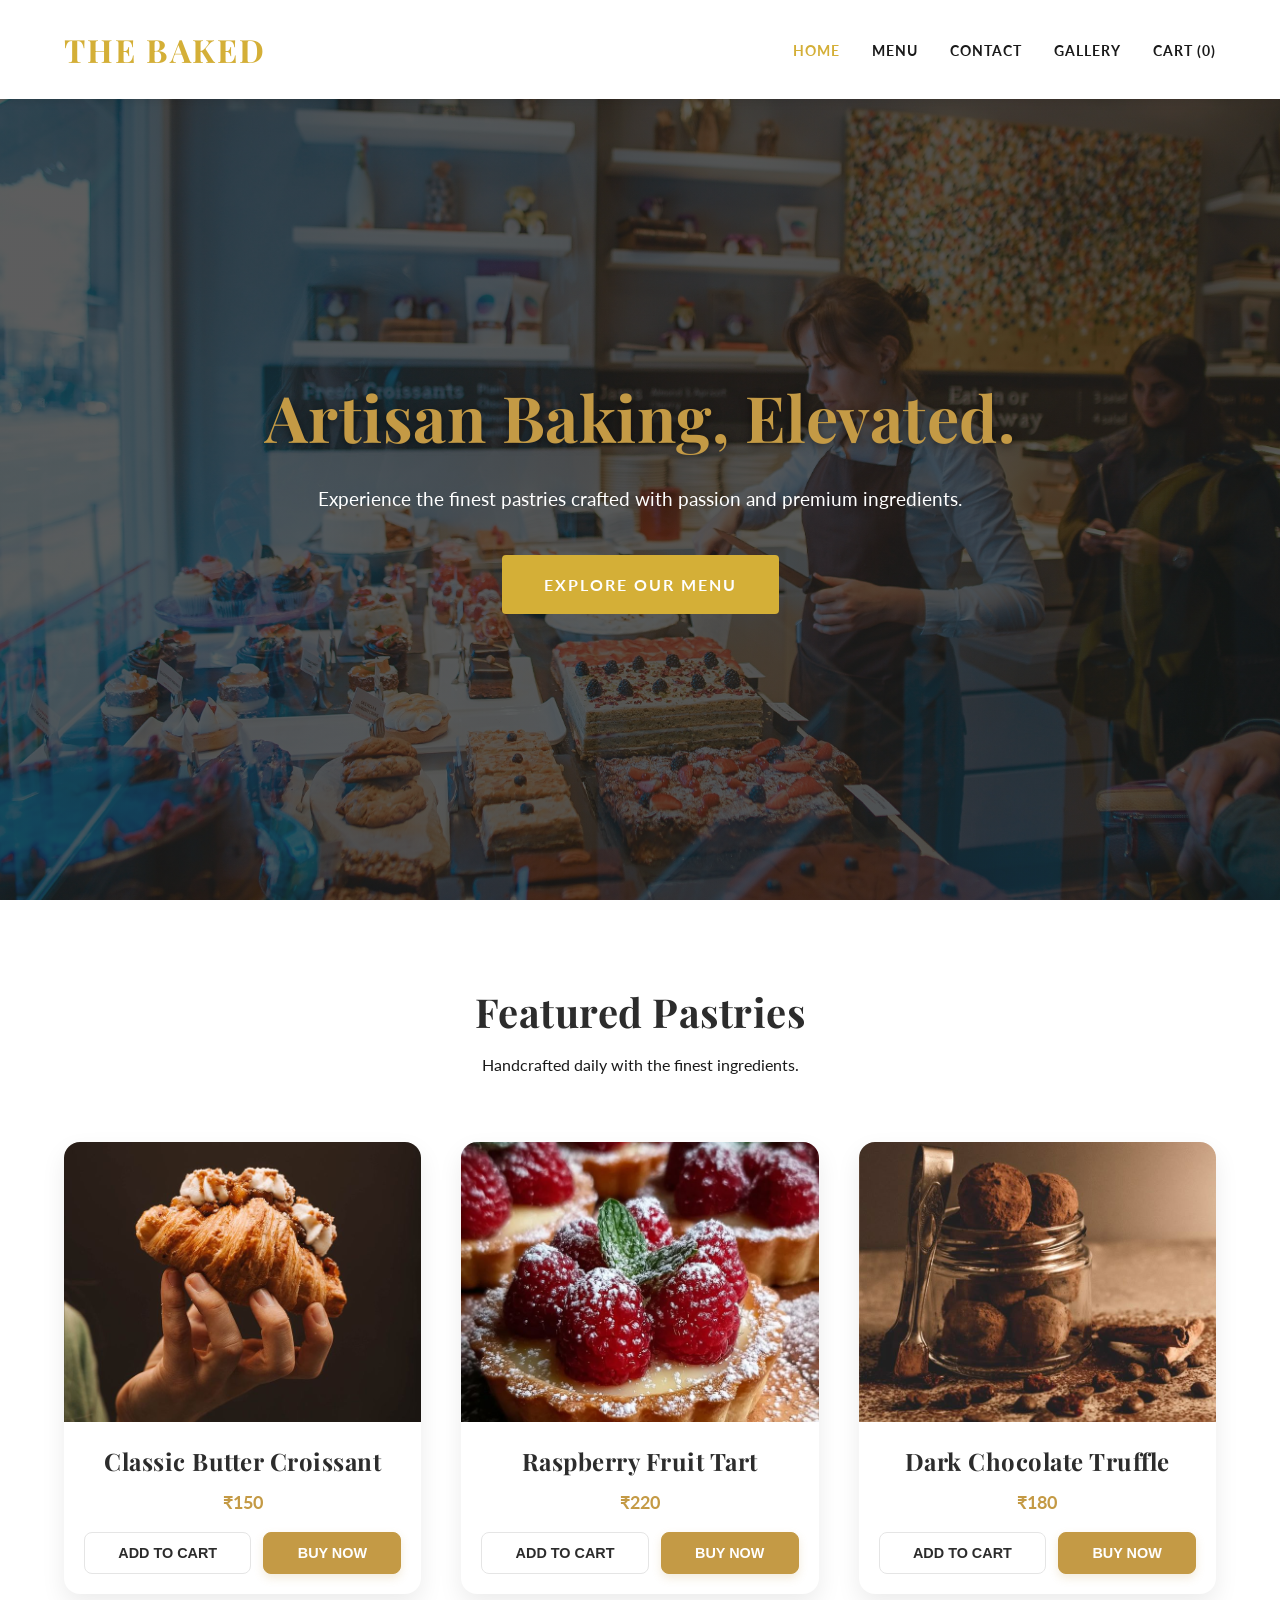
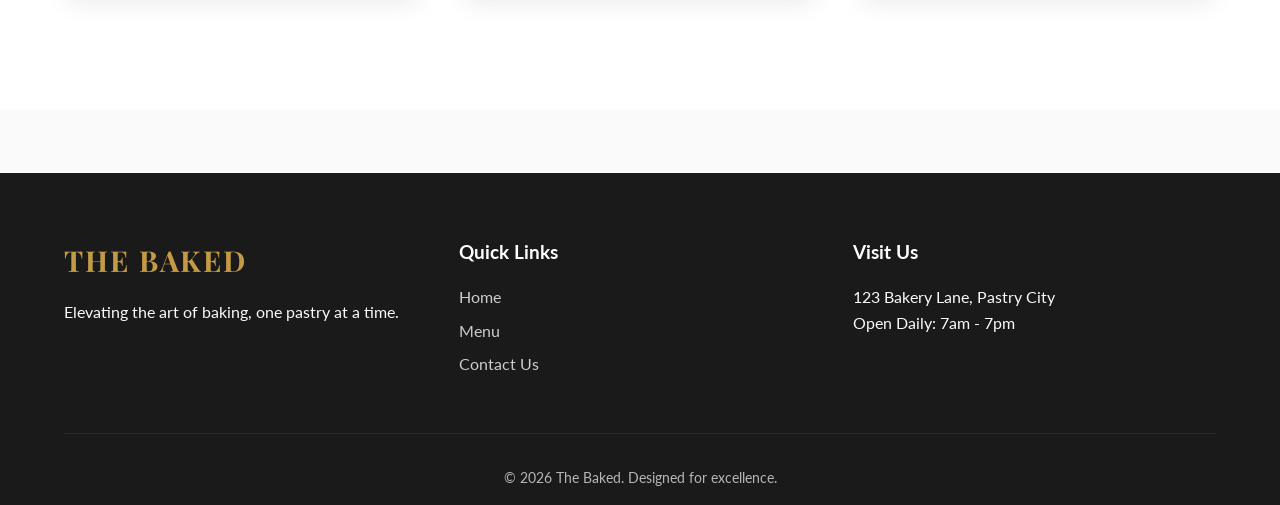
<file: index.html>
<!DOCTYPE html>
<html lang="en">
<head>
    <meta charset="UTF-8">
    <meta name="viewport" content="width=device-width, initial-scale=1.0">
        <title>The Baked | Premium Pastries</title>

    
    <link rel="preconnect" href="https://fonts.googleapis.com">
    <link rel="preconnect" href="https://fonts.gstatic.com" crossorigin>
    <link href="https://fonts.googleapis.com/css2?family=Playfair+Display:ital,wght@0,400;0,700;1,400&family=Lato:wght@300;400;700&display=swap" rel="stylesheet">
    
    <link rel="stylesheet" href="css/style.css">
</head>
<body>

    <header class="navbar">
                <div class="logo">
            <h1>The Baked</h1>
        </div>

        <nav>
            <ul class="nav-links">
                <li><a href="index.html" class="active">Home</a></li>
                <li><a href="menu.html">Menu</a></li>
                <li><a href="contact.html">Contact</a></li>
                <li><a href="gallery.html">Gallery</a></li>
                <li><a href="cart.html" class="cart-link">Cart (<span id="cart-count">0</span>)</a></li>


            </ul>
        </nav>
        <div class="hamburger-menu">
            <span></span>
            <span></span>
            <span></span>
        </div>
    </header>

    <main>
        <section class="hero">
            <div class="hero-content">
                <h2>Artisan Baking, Elevated.</h2>
                <p>Experience the finest pastries crafted with passion and premium ingredients.</p>
                <a href="menu.html" class="btn-primary">Explore Our Menu</a>
            </div>
        </section>
                        <section id="menu" class="menu-section">
            <div class="section-title">
                <h2>Featured Pastries</h2>
                <p>Handcrafted daily with the finest ingredients.</p>
            </div>
            
                        <div class="menu-grid">
                <div class="menu-card">
                    <a href="product.html?id=croissant" style="text-decoration: none; display: block; width: 100%;">
                        <div class="card-image" style="background-image: url('assets/croissant.jpg'); cursor: pointer;"></div>
                    </a>
                    <div class="card-content">
                        <a href="product.html?id=croissant" style="text-decoration: none;">
                            <h3>Classic Butter Croissant</h3>
                            <p class="price">₹150</p>
                        </a>
                        <div style="display: flex; gap: 10px; justify-content: center; margin-top: 15px;">
                            <button class="add-to-cart-btn" data-name="Classic Butter Croissant" data-price="150">ADD TO CART</button>
                            <button class="buy-now-btn" data-name="Classic Butter Croissant" data-price="150">BUY NOW</button>
                        </div>
                    </div>
                </div>

                <div class="menu-card">
                    <a href="product.html?id=tart" style="text-decoration: none; display: block; width: 100%;">
                        <div class="card-image" style="background-image: url('assets/tart.jpg'); cursor: pointer;"></div>
                    </a>
                    <div class="card-content">
                        <a href="product.html?id=tart" style="text-decoration: none;">
                            <h3>Raspberry Fruit Tart</h3>
                            <p class="price">₹220</p>
                        </a>
                        <div style="display: flex; gap: 10px; justify-content: center; margin-top: 15px;">
                            <button class="add-to-cart-btn" data-name="Raspberry Fruit Tart" data-price="220">ADD TO CART</button>
                            <button class="buy-now-btn" data-name="Raspberry Fruit Tart" data-price="220">BUY NOW</button>
                        </div>
                    </div>
                </div>

                <div class="menu-card">
                    <a href="product.html?id=truffle" style="text-decoration: none; display: block; width: 100%;">
                        <div class="card-image" style="background-image: url('assets/cake.jpg'); cursor: pointer;"></div>
                    </a>
                    <div class="card-content">
                        <a href="product.html?id=truffle" style="text-decoration: none;">
                            <h3>Dark Chocolate Truffle</h3>
                            <p class="price">₹180</p>
                        </a>
                        <div style="display: flex; gap: 10px; justify-content: center; margin-top: 15px;">
                            <button class="add-to-cart-btn" data-name="Dark Chocolate Truffle" data-price="180">ADD TO CART</button>
                            <button class="buy-now-btn" data-name="Dark Chocolate Truffle" data-price="180">BUY NOW</button>
                        </div>
                    </div>
                </div>
            </div>


                
        </section>



        </main>

        <footer class="footer">
        <div class="footer-container">
                       <div class="footer-section">
                <h3>The Baked</h3>
                <p>Elevating the art of baking, one pastry at a time.</p>
            </div>

            <div class="footer-section">
                <h4>Quick Links</h4>
                <ul>
                    <li><a href="index.html">Home</a></li>
                    <li><a href="menu.html">Menu</a></li>
                    <li><a href="contact.html">Contact Us</a></li>
                </ul>
            </div>
            <div class="footer-section">
                <h4>Visit Us</h4>
                <p>123 Bakery Lane, Pastry City</p>
                <p>Open Daily: 7am - 7pm</p>
            </div>
        </div>
               <div class="footer-bottom">
            <p>&copy; 2026 The Baked. Designed for excellence.</p>
        </div>

    </footer>


    <script src="js/script.js"></script>
</body>
</html>
</file>
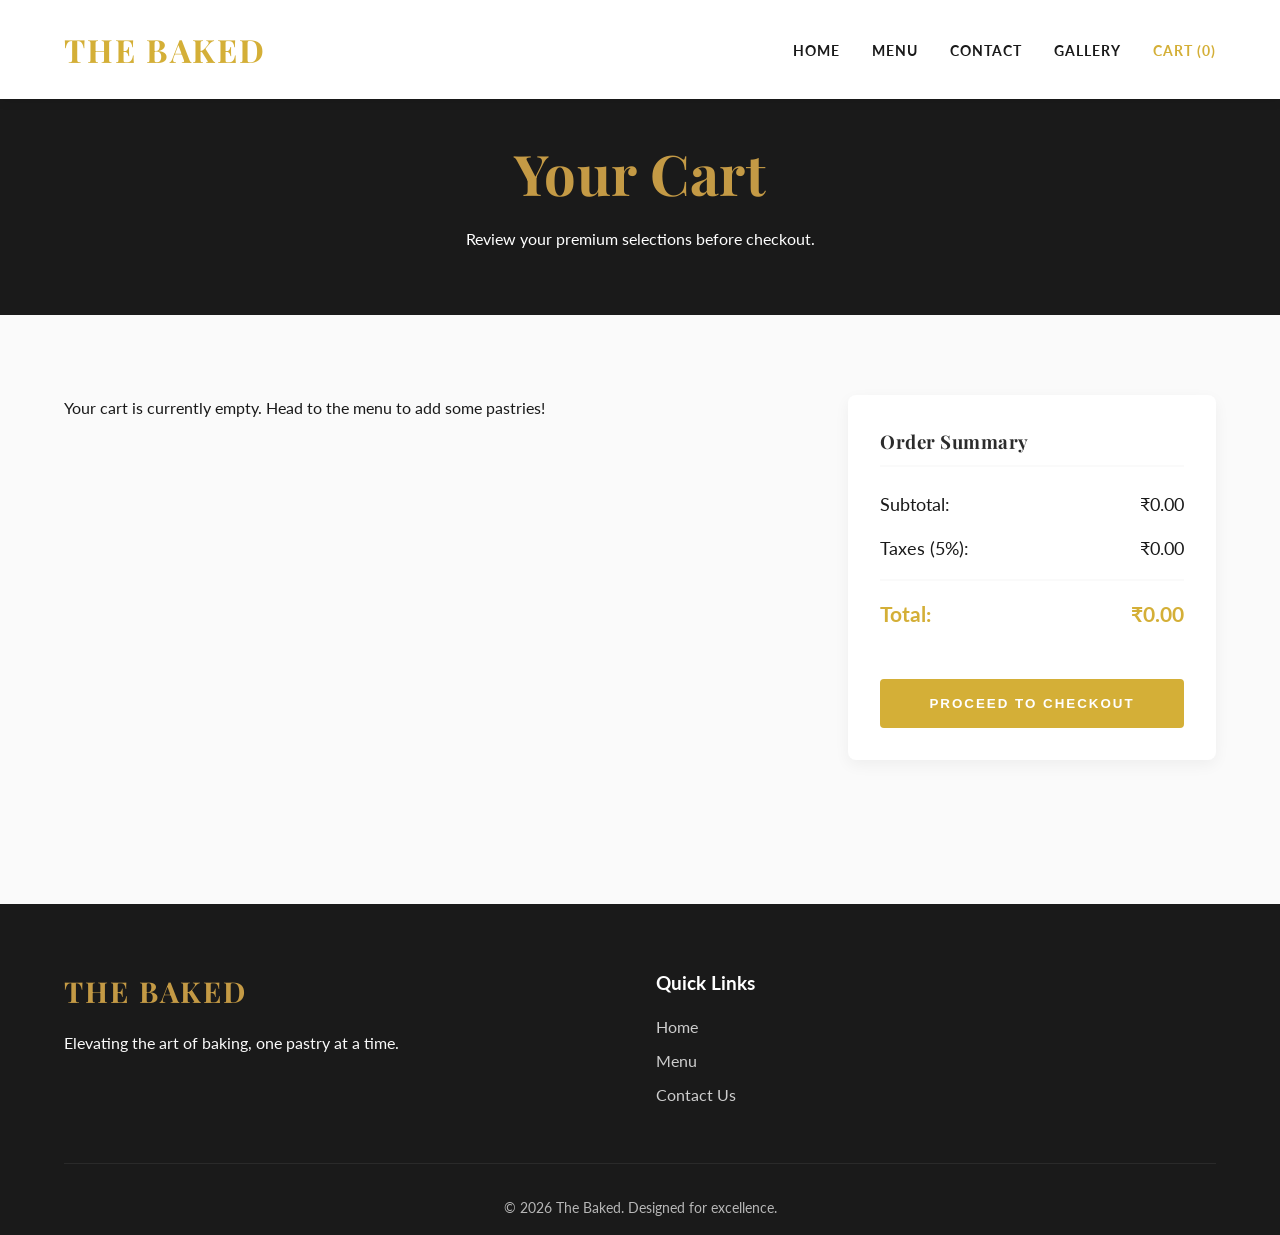
<file: cart.html>
<!DOCTYPE html>
<html lang="en">
<head>
    <meta charset="UTF-8">
    <meta name="viewport" content="width=device-width, initial-scale=1.0">
        <title>The Baked | Premium Pastries</title>
    <link rel="preconnect" href="https://fonts.googleapis.com">
    <link rel="preconnect" href="https://fonts.gstatic.com" crossorigin>
    <link href="https://fonts.googleapis.com/css2?family=Playfair+Display:ital,wght@0,400;0,700;1,400&family=Lato:wght@300;400;700&display=swap" rel="stylesheet">
    <link rel="stylesheet" href="css/style.css">
</head>
<body>

    <header class="navbar">
                <div class="logo">
            <h1>The Baked</h1>
        </div>

        <nav>
            <ul class="nav-links">
                <li><a href="index.html">Home</a></li>
                <li><a href="menu.html">Menu</a></li>
                <li><a href="contact.html">Contact</a></li>
                <li><a href="gallery.html">Gallery</a></li>
                <li><a href="cart.html" class="cart-link active">Cart (<span id="cart-count">0</span>)</a></li>
                

            </ul>
        </nav>
        <div class="hamburger-menu">
            <span></span>
            <span></span>
            <span></span>
        </div>
    </header>

    <main>
        <section class="page-header">
            <h2>Your Cart</h2>
            <p>Review your premium selections before checkout.</p>
        </section>

        <section class="cart-section">
            <div class="cart-container">
                <div class="cart-items" id="cart-items-container">
                    </div>

                <div class="cart-summary">
                    <h3>Order Summary</h3>
                    <div class="summary-row">
                        <span>Subtotal:</span>
                        <span id="cart-subtotal">₹0.00</span>
                    </div>
                    <div class="summary-row">
                        <span>Taxes (5%):</span>
                        <span id="cart-taxes">₹0.00</span>
                    </div>
                    <div class="summary-row total-row">
                        <span>Total:</span>
                        <span id="cart-total">₹0.00</span>
                    </div>
                    <button class="btn-primary" id="checkout-btn" style="width: 100%; margin-top: 2rem;">Proceed to Checkout</button>
                </div>
            </div>
        </section>
    </main>

    <footer class="footer">
        <div class="footer-container">
                        <div class="footer-section">
                <h3>The Baked</h3>
                <p>Elevating the art of baking, one pastry at a time.</p>
            </div>

            <div class="footer-section">
                <h4>Quick Links</h4>
                <ul>
                    <li><a href="index.html">Home</a></li>
                    <li><a href="menu.html">Menu</a></li>
                    <li><a href="contact.html">Contact Us</a></li>
                </ul>
            </div>
        </div>
                <div class="footer-bottom">
            <p>&copy; 2026 The Baked. Designed for excellence.</p>
        </div>

    </footer>

    <script src="js/script.js"></script>
</body>
</html>
</file>
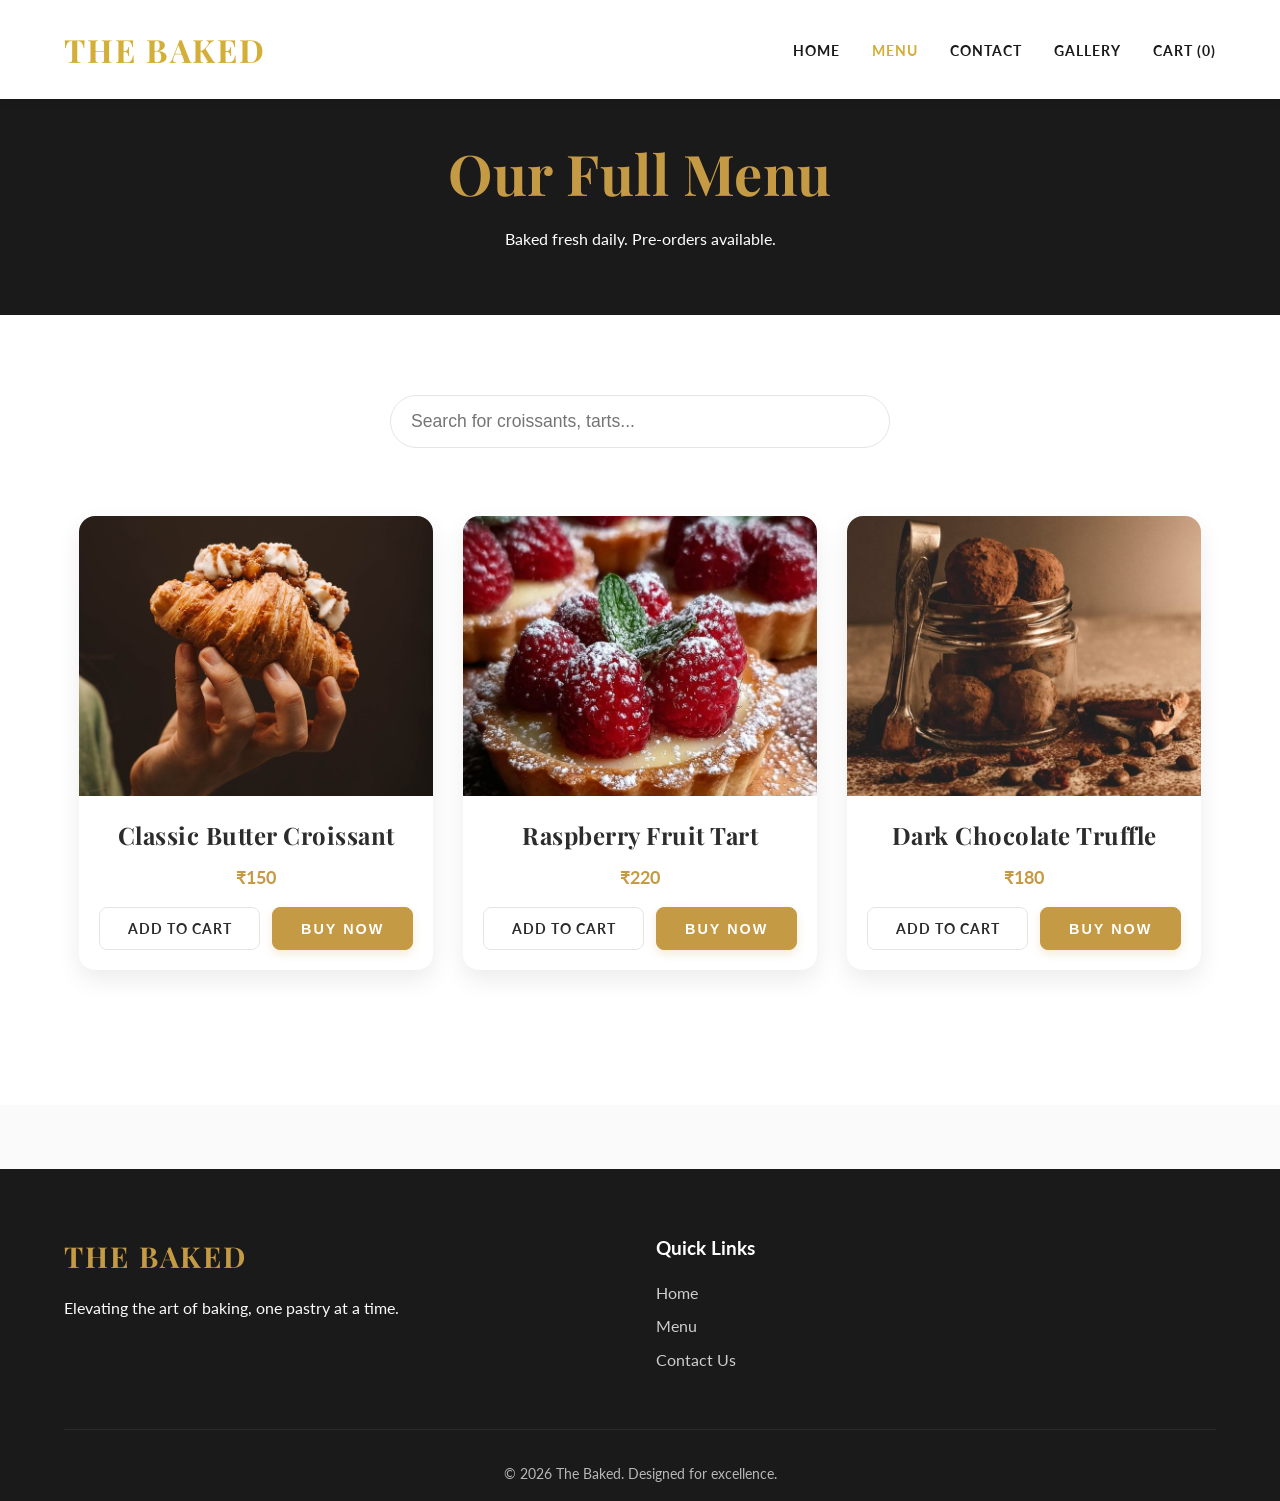
<file: checkout.html>
<!DOCTYPE html>
<html lang="en">
<head>
    <meta charset="UTF-8">
    <meta name="viewport" content="width=device-width, initial-scale=1.0">
        <title>The Baked | Premium Pastries</title>

    
    <link rel="preconnect" href="https://fonts.googleapis.com">
    <link rel="preconnect" href="https://fonts.gstatic.com" crossorigin>
    <link href="https://fonts.googleapis.com/css2?family=Playfair+Display:ital,wght@0,400;0,700;1,400&family=Lato:wght@300;400;700&display=swap" rel="stylesheet">
    
    <link rel="stylesheet" href="css/style.css">
</head>
<body>

    <header class="navbar">
                <div class="logo">
            <h1>The Baked</h1>
        </div>

        <nav>
            <ul class="nav-links">
                <li><a href="index.html" class="active">Home</a></li>
                <li><a href="menu.html">Menu</a></li>
                <li><a href="contact.html" class="active">Contact</a></li>
                <li><a href="gallery.html">Gallery</a></li>
                  <li><a href="cart.html" class="cart-link">Cart (<span id="cart-count">0</span>)</a></li>
                 

            </ul>
        </nav>
        <div class="hamburger-menu">
            <span></span>
            <span></span>
            <span></span>
        </div>
    </header>

    <main>
               <section class="page-header">
        <h2>Secure Checkout</h2>
        <p>Complete your details to finalize your order.</p>
    </section>

    <section class="checkout-section">
        <div class="checkout-container">
            
            <div class="checkout-form-area">
                <h3>Billing & Shipping Details</h3>
                <form id="final-checkout-form">
                    <div class="form-row">
                        <div class="form-group">
                            <label for="fname">First Name</label>
                            <input type="text" id="fname" required>
                        </div>
                        <div class="form-group">
                            <label for="lname">Last Name</label>
                            <input type="text" id="lname" required>
                        </div>
                    </div>
                    <div class="form-group">
                        <label for="address">Delivery Address</label>
                        <input type="text" id="address" placeholder="123 Street Name, Apartment/Suite" required>
                    </div>
                    <div class="form-row">
                        <div class="form-group">
                            <label for="city">City</label>
                            <input type="text" id="city" required>
                        </div>
                        <div class="form-group">
                            <label for="pincode">PIN Code</label>
                            <input type="text" id="pincode" required>
                        </div>
                    </div>

                    <h3 style="margin-top: 2rem;">Payment Method</h3>
                    <div class="payment-options">
                        <label class="payment-method">
                            <input type="radio" name="payment" value="upi" checked>
                            <span>UPI (GPay, PhonePe)</span>
                        </label>
                        <label class="payment-method">
                            <input type="radio" name="payment" value="card">
                            <span>Credit / Debit Card</span>
                        </label>
                        <label class="payment-method">
                            <input type="radio" name="payment" value="cod">
                            <span>Cash on Delivery</span>
                        </label>
                    </div>

                    <button type="submit" class="btn-primary" style="width: 100%; margin-top: 2rem;">Place Order</button>
                </form>
            </div>

            <div class="checkout-summary-area">
                <h3>Your Order</h3>
                <div id="checkout-items-list">
                    </div>
                <div class="total-row" style="margin-top: 1.5rem;">
                    <span>Amount to Pay:</span>
                    <span id="checkout-final-total">₹0</span>
                </div>
            </div>

        </div>
    </section>



        </main>

        <footer class="footer">
        <div class="footer-container">
                        <div class="footer-section">
                <h3>The Baked</h3>
                <p>Elevating the art of baking, one pastry at a time.</p>
            </div>

            <div class="footer-section">
                <h4>Quick Links</h4>
                <ul>
                    <li><a href="index.html">Home</a></li>
                    <li><a href="menu.html">Menu</a></li>
                    <li><a href="contact.html">Contact Us</a></li>
                </ul>
            </div>
            <div class="footer-section">
                <h4>Visit Us</h4>
                <p>123 Bakery Lane, Pastry City</p>
                <p>Open Daily: 7am - 7pm</p>
            </div>
        </div>
                <div class="footer-bottom">
            <p>&copy; 2026 The Baked. Designed for excellence.</p>
        </div>

    </footer>


    <script src="js/script.js"></script>
</body>
</html>
</file>
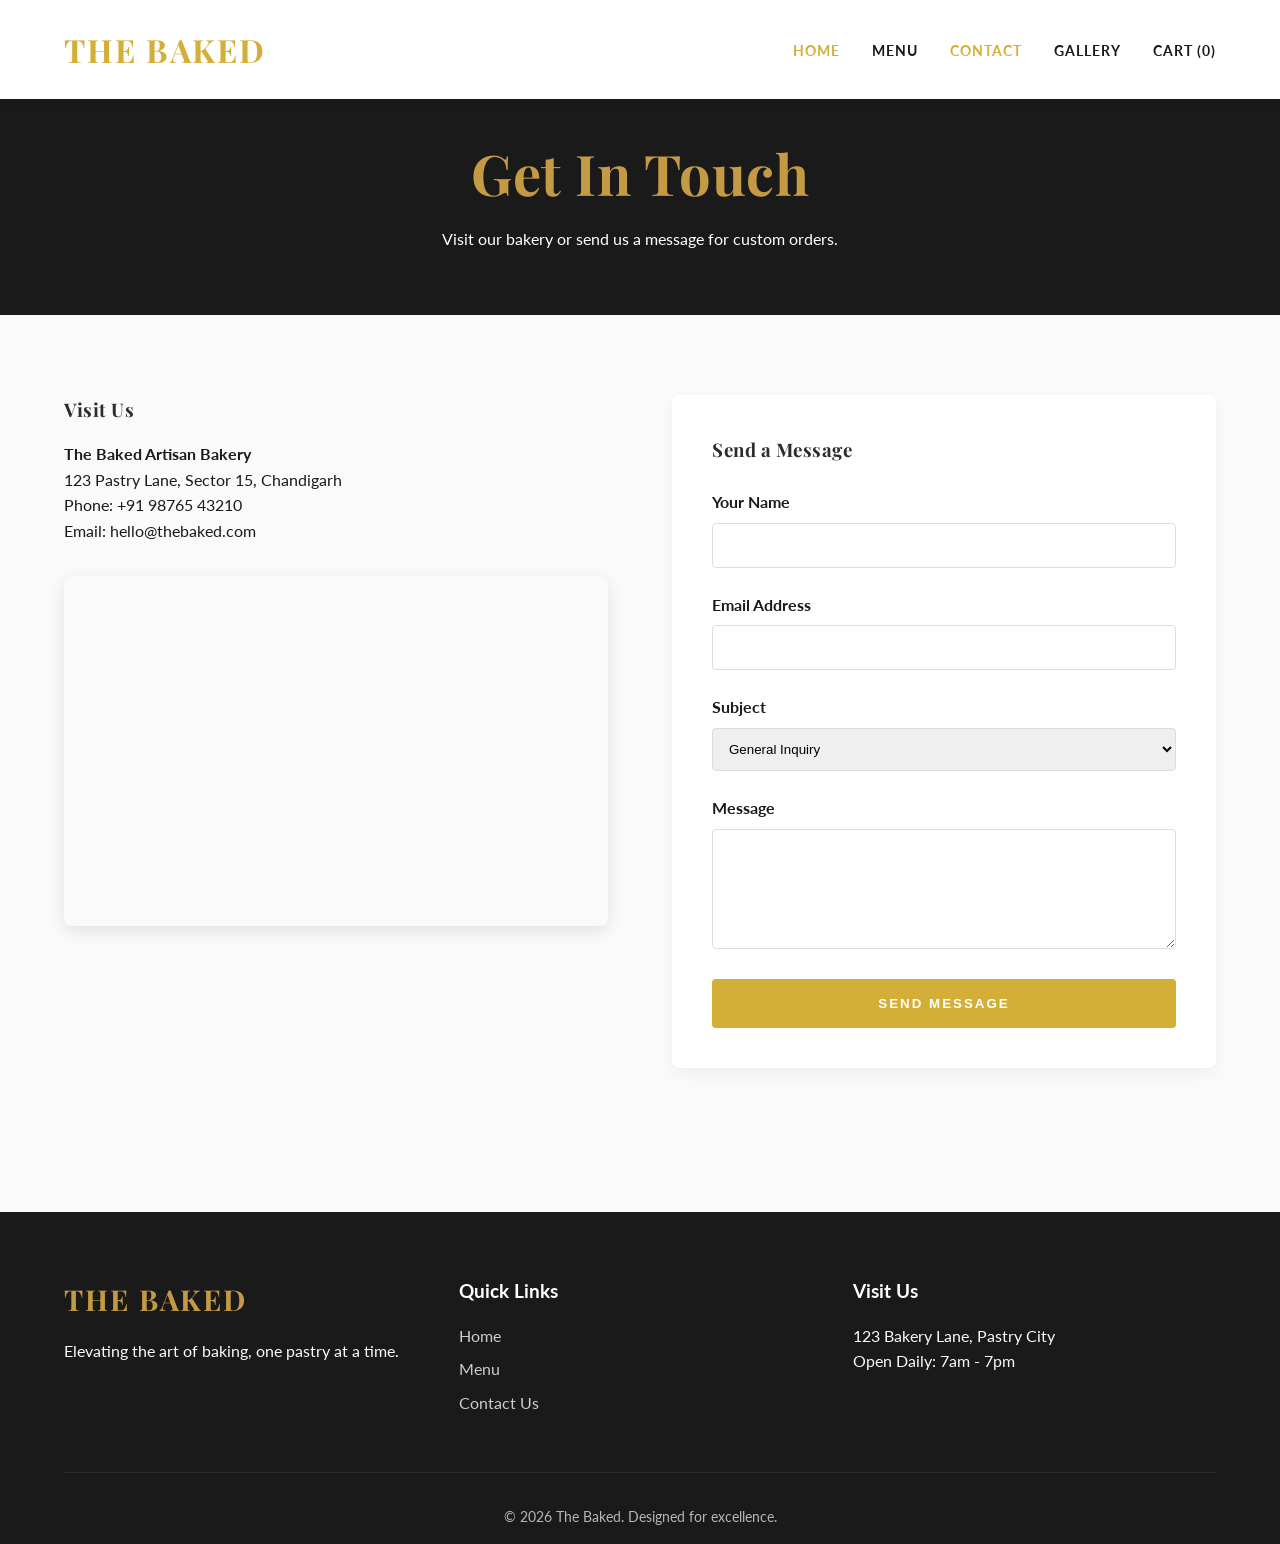
<file: contact.html>
<!DOCTYPE html>
<html lang="en">
<head>
    <meta charset="UTF-8">
    <meta name="viewport" content="width=device-width, initial-scale=1.0">
        <title>The Baked | Premium Pastries</title>

    
    <link rel="preconnect" href="https://fonts.googleapis.com">
    <link rel="preconnect" href="https://fonts.gstatic.com" crossorigin>
    <link href="https://fonts.googleapis.com/css2?family=Playfair+Display:ital,wght@0,400;0,700;1,400&family=Lato:wght@300;400;700&display=swap" rel="stylesheet">
    
    <link rel="stylesheet" href="css/style.css">
</head>
<body>

    <header class="navbar">
                <div class="logo">
            <h1>The Baked</h1>
        </div>

        <nav>
            <ul class="nav-links">
                <li><a href="index.html" class="active">Home</a></li>
                <li><a href="menu.html">Menu</a></li>
                <li><a href="contact.html" class="active">Contact</a></li>
                <li><a href="gallery.html">Gallery</a></li>
                  <li><a href="cart.html" class="cart-link">Cart (<span id="cart-count">0</span>)</a></li>
                 

            </ul>
        </nav>
        <div class="hamburger-menu">
            <span></span>
            <span></span>
            <span></span>
        </div>
    </header>

    <main>
               <section class="page-header">
        <h2>Get In Touch</h2>
        <p>Visit our bakery or send us a message for custom orders.</p>
    </section>

    <section class="contact-section">
        <div class="contact-container" style="display: grid; grid-template-columns: 1fr 1fr; gap: 4rem; max-width: 1200px; margin: 0 auto;">
            
            <div class="contact-info-map">
                <div class="info-box" style="margin-bottom: 2rem;">
                    <h3 style="color: var(--clr-gold); margin-bottom: 1rem;">Visit Us</h3>
                    <p><strong>The Baked Artisan Bakery</strong></p>
                    <p>123 Pastry Lane, Sector 15, Chandigarh</p>
                    <p>Phone: +91 98765 43210</p>
                    <p>Email: hello@thebaked.com</p>
                </div>

                <div class="map-frame" style="border-radius: 8px; overflow: hidden; height: 350px; box-shadow: 0 5px 15px rgba(0,0,0,0.1);">
                    <iframe 
                        src="https://www.google.com/maps/embed?pb=!1m18!1m12!1m3!1d3423.123456789!2d76.779417!3d30.7333!2m3!1f0!2f0!3f0!3m2!1i1024!2i768!4f13.1!3m3!1m2!1s0x390fed0be6da4527%3A0x70eb34005cf39366!2sChandigarh!5e0!3m2!1sen!2sin!4v1700000000000!5m2!1sen!2sin" 
                        width="100%" height="100%" style="border:0;" allowfullscreen="" loading="lazy" referrerpolicy="no-referrer-when-downgrade">
                    </iframe>
                </div>
            </div>

            <div class="contact-form-area" style="background: #fff; padding: 2.5rem; border-radius: 8px; box-shadow: 0 5px 15px rgba(0,0,0,0.05);">
                <h3 style="color: var(--clr-gold); margin-bottom: 1.5rem;">Send a Message</h3>
                <form id="contact-us-form">
                    <div class="form-group" style="margin-bottom: 1.5rem;">
                        <label>Your Name</label>
                        <input type="text" id="con-name" required style="width: 100%; padding: 12px; border: 1px solid #ddd; border-radius: 4px;">
                    </div>
                    <div class="form-group" style="margin-bottom: 1.5rem;">
                        <label>Email Address</label>
                        <input type="email" id="con-email" required style="width: 100%; padding: 12px; border: 1px solid #ddd; border-radius: 4px;">
                    </div>
                    <div class="form-group" style="margin-bottom: 1.5rem;">
                        <label>Subject</label>
                        <select id="con-subject" style="width: 100%; padding: 12px; border: 1px solid #ddd; border-radius: 4px;">
                            <option>General Inquiry</option>
                            <option>Custom Cake Order</option>
                            <option>Bulk/Catering</option>
                            <option>Feedback</option>
                        </select>
                    </div>
                    <div class="form-group" style="margin-bottom: 1.5rem;">
                        <label>Message</label>
                        <textarea id="con-message" required style="width: 100%; padding: 12px; border: 1px solid #ddd; border-radius: 4px; height: 120px;"></textarea>
                    </div>
                    <button type="submit" class="btn-primary" style="width: 100%;">Send Message</button>
                </form>
            </div>
        </div>
    </section>




        </main>

        <footer class="footer">
        <div class="footer-container">
                        <div class="footer-section">
                <h3>The Baked</h3>
                <p>Elevating the art of baking, one pastry at a time.</p>
            </div>

            <div class="footer-section">
                <h4>Quick Links</h4>
                <ul>
                    <li><a href="index.html">Home</a></li>
                    <li><a href="menu.html">Menu</a></li>
                    <li><a href="contact.html">Contact Us</a></li>
                </ul>
            </div>
            <div class="footer-section">
                <h4>Visit Us</h4>
                <p>123 Bakery Lane, Pastry City</p>
                <p>Open Daily: 7am - 7pm</p>
            </div>
        </div>
                <div class="footer-bottom">
            <p>&copy; 2026 The Baked. Designed for excellence.</p>
        </div>
  
    </footer>


    <script src="js/script.js"></script>
</body>
</html>
</file>
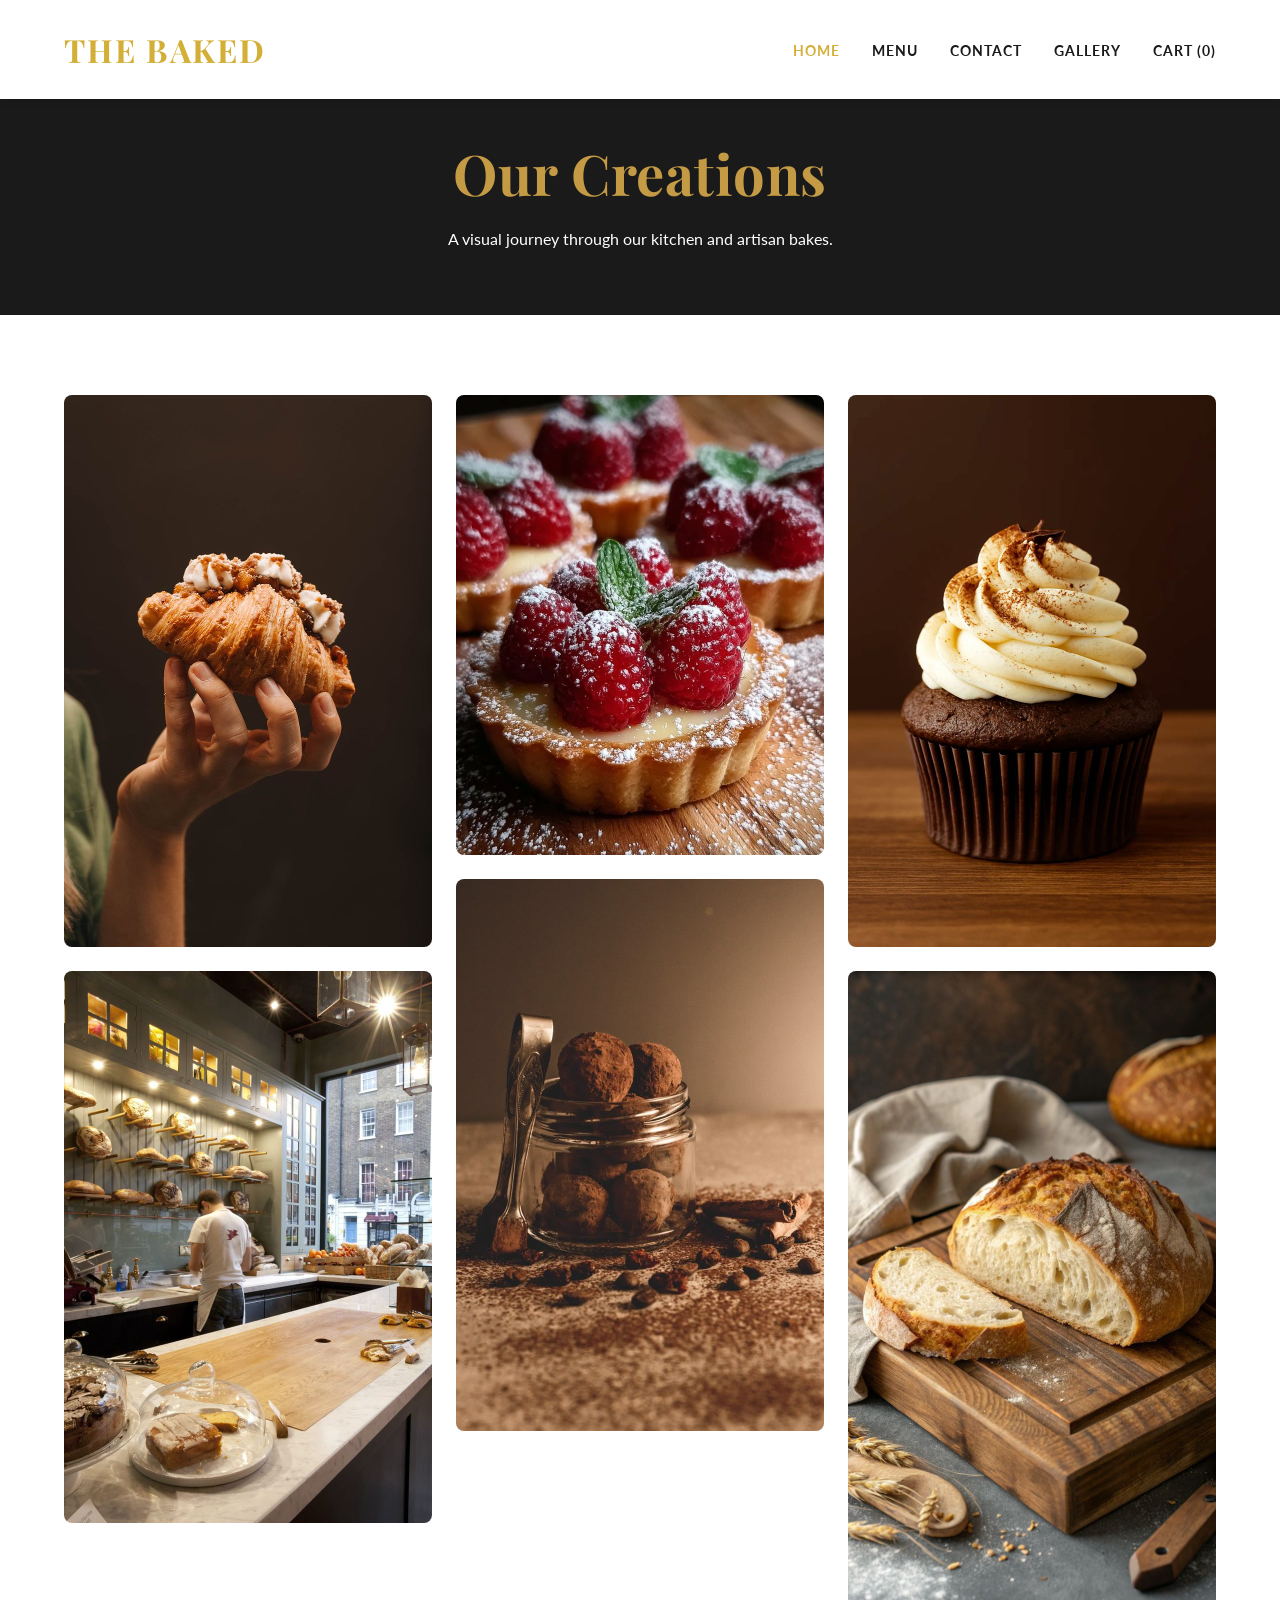
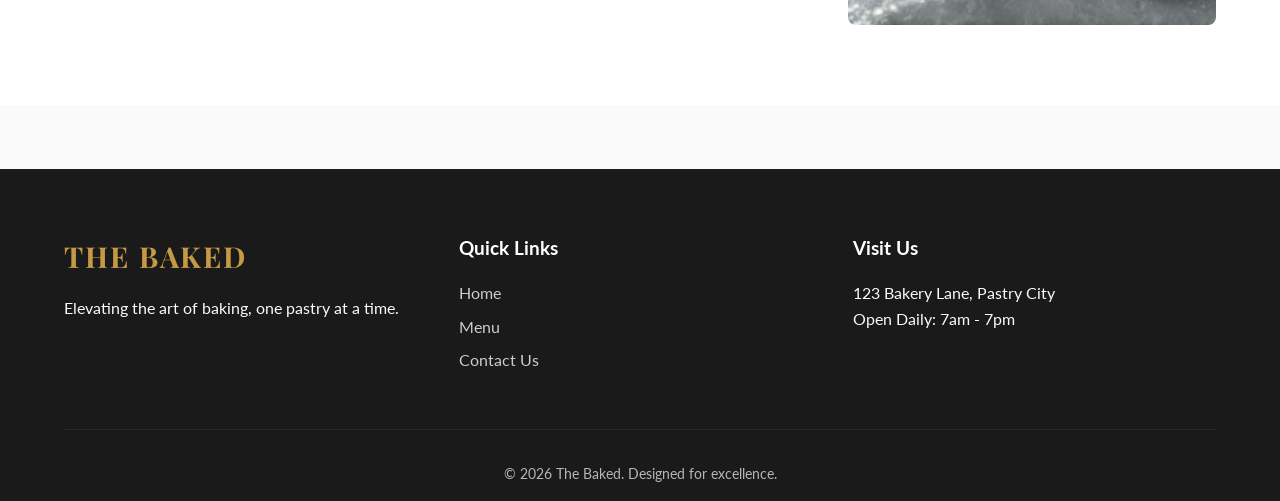
<file: gallery.html>
<!DOCTYPE html>
<html lang="en">
<head>
    <meta charset="UTF-8">
    <meta name="viewport" content="width=device-width, initial-scale=1.0">
        <title>The Baked | Premium Pastries</title>

    
    <link rel="preconnect" href="https://fonts.googleapis.com">
    <link rel="preconnect" href="https://fonts.gstatic.com" crossorigin>
    <link href="https://fonts.googleapis.com/css2?family=Playfair+Display:ital,wght@0,400;0,700;1,400&family=Lato:wght@300;400;700&display=swap" rel="stylesheet">
    
    <link rel="stylesheet" href="css/style.css">
</head>
<body>

    <header class="navbar">
                <div class="logo">
            <h1>The Baked</h1>
        </div>

        <nav>
            <ul class="nav-links">
                <li><a href="index.html" class="active">Home</a></li>
                <li><a href="menu.html">Menu</a></li>
                <li><a href="contact.html">Contact</a></li>
                <li><a href="gallery.html">Gallery</a></li>
                <li><a href="cart.html" class="cart-link">Cart (<span id="cart-count">0</span>)</a></li>

            </ul>
        </nav>
        <div class="hamburger-menu">
            <span></span>
            <span></span>
            <span></span>
        </div>
    </header>

    <main>
            <section class="page-header">
        <h2>Our Creations</h2>
        <p>A visual journey through our kitchen and artisan bakes.</p>
    </section>

    <section class="gallery-section">
        <div class="gallery-container">
            <div class="gallery-item">
                <img src="assets/croissant.jpg" alt="Artisan Croissant">
                <div class="overlay"><span>Freshly Folded</span></div>
            </div>
            <div class="gallery-item">
                <img src="assets/bakery-interior.jpg" alt="Bakery Interior">
                <div class="overlay"><span>Our Kitchen</span></div>
            </div>
            <div class="gallery-item">
                <img src="assets/tart.jpg" alt="Fruit Tart">
                <div class="overlay"><span>Summer Flavors</span></div>
            </div>
            <div class="gallery-item">
                <img src="assets/cake.jpg" alt="Chocolate Cake">
                <div class="overlay"><span>Dark Truffle</span></div>
            </div>
            <div class="gallery-item">
                <img src="assets/cupcakes.jpg" alt="Cupcakes">
                <div class="overlay"><span>Sweet Treats</span></div>
            </div>
            <div class="gallery-item">
                <img src="assets/bread.jpg" alt="Sourdough Bread">
                <div class="overlay"><span>Daily Sourdough</span></div>
            </div>
        </div>
    </section>


        </main>

        <footer class="footer">
        <div class="footer-container">
                        <div class="footer-section">
                <h3>The Baked</h3>
                <p>Elevating the art of baking, one pastry at a time.</p>
            </div>

            <div class="footer-section">
                <h4>Quick Links</h4>
                <ul>
                    <li><a href="index.html">Home</a></li>
                    <li><a href="menu.html">Menu</a></li>
                    <li><a href="contact.html">Contact Us</a></li>
                </ul>
            </div>
            <div class="footer-section">
                <h4>Visit Us</h4>
                <p>123 Bakery Lane, Pastry City</p>
                <p>Open Daily: 7am - 7pm</p>
            </div>
        </div>
                <div class="footer-bottom">
            <p>&copy; 2026 The Baked. Designed for excellence.</p>
        </div>



    <script src="js/script.js"></script>
</body>
</html>
</file>
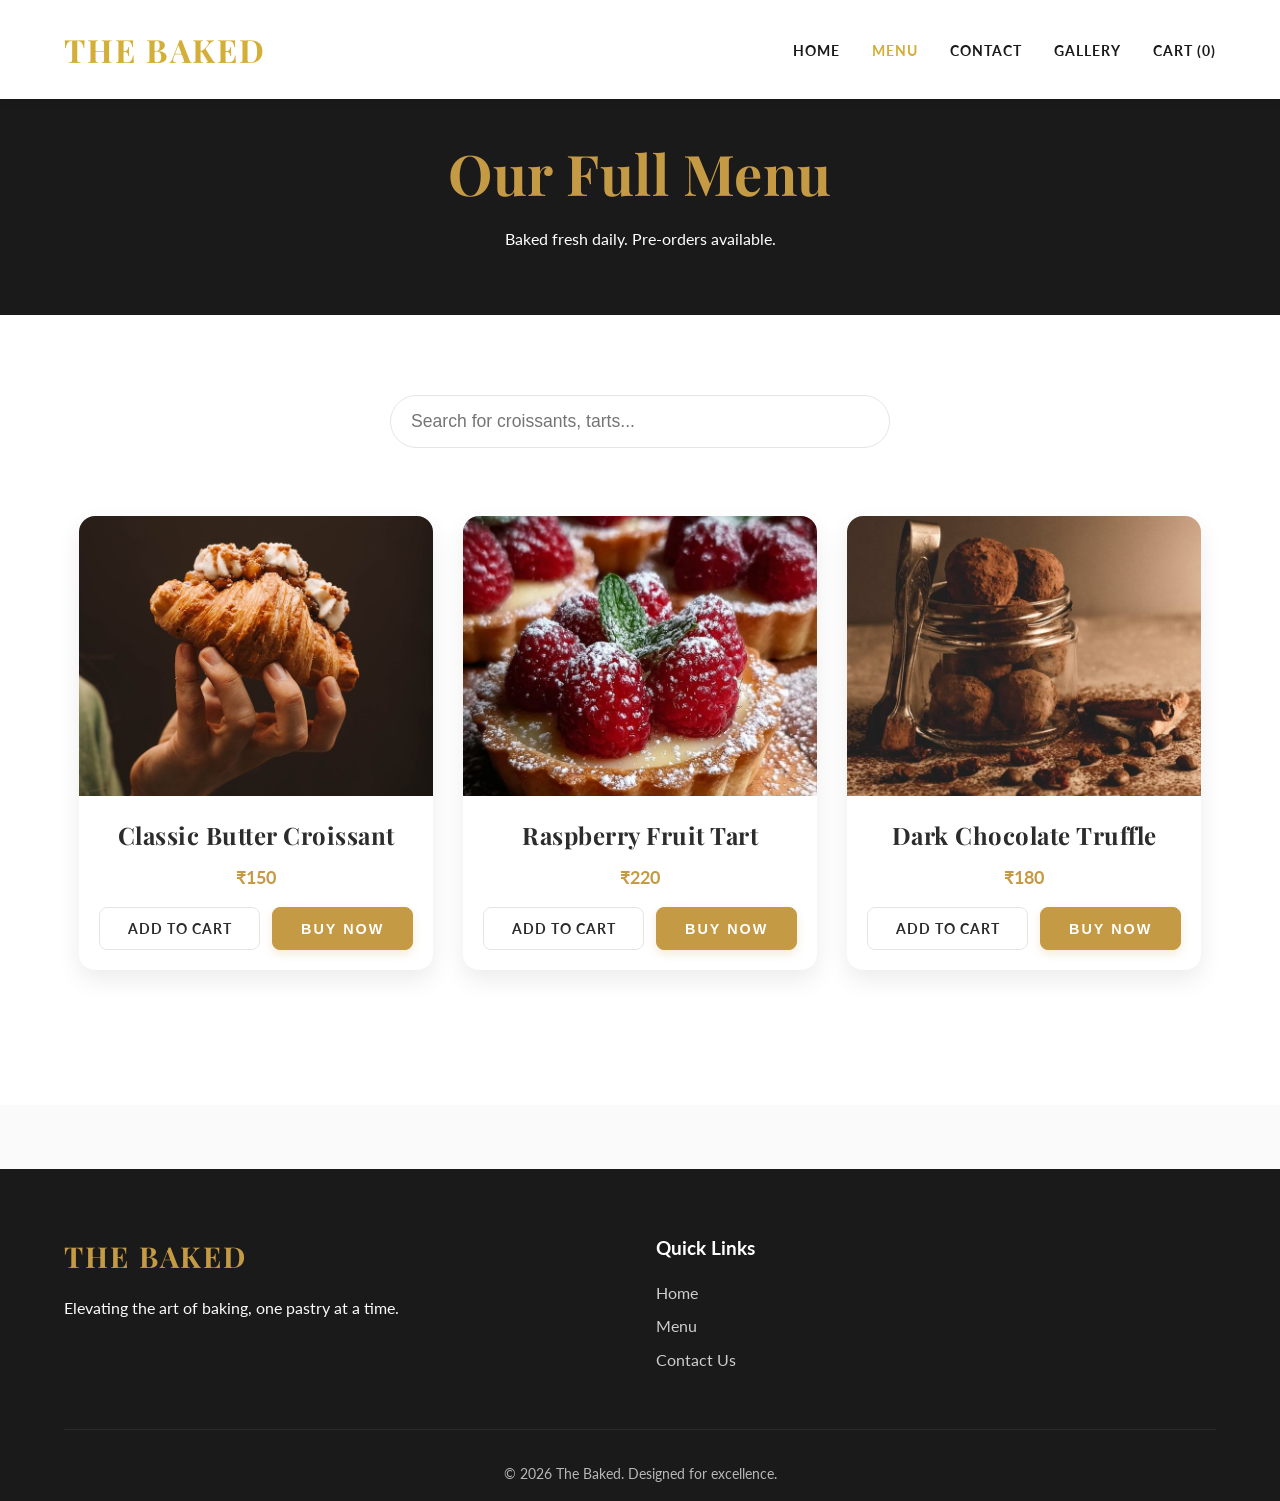
<file: menu.html>
<!DOCTYPE html>
<html lang="en">
<head>
    <meta charset="UTF-8">
    <meta name="viewport" content="width=device-width, initial-scale=1.0">
        <title>The Baked | Premium Pastries</title>

    <link rel="preconnect" href="https://fonts.googleapis.com">
    <link rel="preconnect" href="https://fonts.gstatic.com" crossorigin>
    <link href="https://fonts.googleapis.com/css2?family=Playfair+Display:ital,wght@0,400;0,700;1,400&family=Lato:wght@300;400;700&display=swap" rel="stylesheet">
    <link rel="stylesheet" href="css/style.css">
</head>
<body>

    <header class="navbar">
                <div class="logo">
            <h1>The Baked</h1>
        </div>

        <nav>
            <ul class="nav-links">
                <li><a href="index.html">Home</a></li>
                <li><a href="menu.html" class="active">Menu</a></li>
                <li><a href="contact.html">Contact</a></li>
                <li><a href="gallery.html">Gallery</a></li>
                <li><a href="cart.html" class="cart-link">Cart (<span id="cart-count">0</span>)</a></li>
                

            </ul>
        </nav>
        <div class="hamburger-menu">
            <span></span><span></span><span></span>
        </div>
    </header>

        <main>
        <section class="page-header">
            <h2>Our Full Menu</h2>
            <p>Baked fresh daily. Pre-orders available.</p>
        </section>

        <section class="menu-section">
            
            <div class="search-container" style="text-align: center; margin-bottom: 3rem;">
                <input type="text" id="search-input" placeholder="Search for croissants, tarts..." 
                       style="width: 100%; max-width: 500px; padding: 15px 20px; font-size: 1.1rem; border: 2px solid var(--clr-gold); border-radius: 30px; outline: none;">
            </div>

            <div class="menu-grid" id="dynamic-menu-grid">
                </div>

        </section>
    </main>


    <footer class="footer">
        <div class="footer-container">
                       <div class="footer-section">
                <h3>The Baked</h3>
                <p>Elevating the art of baking, one pastry at a time.</p>
            </div>

            <div class="footer-section">
                <h4>Quick Links</h4>
                <ul>
                    <li><a href="index.html">Home</a></li>
                    <li><a href="menu.html">Menu</a></li>
                    <li><a href="contact.html">Contact Us</a></li>
                </ul>
            </div>
        </div>
                <div class="footer-bottom">
            <p>&copy; 2026 The Baked. Designed for excellence.</p>
        </div>

    </footer>

    <script src="js/script.js"></script>
</body>
</html>
</file>
<file: css/style.css>
/* --- 1. DESIGN SYSTEM (Variables) --- */
:root {
    /* Premium Color Palette */
    --clr-dark: #1A1A1A;     /* Deep charcoal for text and backgrounds */
    --clr-gold: #D4AF37;     /* Elegant metallic gold for accents */
    --clr-light: #FAFAFA;    /* Soft off-white for backgrounds */
    --clr-white: #FFFFFF;
    
    /* Typography */
    --font-heading: 'Playfair Display', serif;
    --font-body: 'Lato', sans-serif;
}

/* --- 2. GLOBAL RESET --- */
/* This removes default browser margins so we have full control */
* {
    margin: 0;
    padding: 0;
    box-sizing: border-box;
}

body {
    font-family: var(--font-body);
    background-color: var(--clr-light);
    color: var(--clr-dark);
    line-height: 1.6;
}

h1, h2, h3 {
    font-family: var(--font-heading);
    font-weight: 700;
}

a {
    text-decoration: none;
    color: var(--clr-dark);
    transition: color 0.3s ease; /* Smooth hover animation */
}
/* --- 3. NAVIGATION BAR --- */
.navbar {
    display: flex; /* Activates Flexbox */
    justify-content: space-between; /* Pushes logo left, navigation right */
    align-items: center; /* Centers items vertically */
    padding: 1.5rem 5%;
    background-color: var(--clr-white);
    box-shadow: 0 2px 10px rgba(0, 0, 0, 0.1); /* Adds a soft drop shadow */
    position: fixed; /* Keeps navbar at the top when scrolling */
    width: 100%;
    top: 0;
    z-index: 1000; /* Ensures the navbar stays above all other content */
}

.logo h1 {
    color: var(--clr-gold);
    font-size: 2rem;
    letter-spacing: 2px;
}

.nav-links {
    list-style: none; /* Removes the default bullet points */
    display: flex;
    gap: 2rem; /* Creates exact spacing between the links */
}

.nav-links a {
    font-weight: 700;
    text-transform: uppercase;
    font-size: 0.9rem;
    letter-spacing: 1px;
}

/* Premium Hover Animation */
.nav-links a:hover,
.nav-links a.active {
    color: var(--clr-gold);
}

/* We will hide the mobile hamburger menu on desktop screens for now */
.hamburger-menu {
    display: none;
}
/* --- 4. HERO SECTION --- */
.hero {
    /* The linear-gradient creates a 70% dark overlay on top of your image */
    background: linear-gradient(rgba(26, 26, 26, 0.7), rgba(26, 26, 26, 0.7)), 
                url('../assets/hero-bakery.jpg');
    background-size: cover; /* Ensures the image covers the whole section */
    background-position: center; /* Keeps the most important part of the image centered */
    min-height: 100vh; /* Forces the section to be exactly 100% of the screen height */
    display: flex;
    align-items: center;
    justify-content: center;
    text-align: center;
    padding: 0 20px;
}

.hero-content {
    color: var(--clr-white);
    max-width: 800px;
    margin-top: 80px; /* Pushes the text down slightly so the fixed navbar doesn't cover it */
}

.hero-content h2 {
    font-size: 4rem;
    margin-bottom: 1rem;
    color: var(--clr-gold);
}

.hero-content p {
    font-size: 1.2rem;
    margin-bottom: 2.5rem;
}

/* Premium Button Styling */
.btn-primary {
    display: inline-block;
    padding: 15px 40px;
    background-color: var(--clr-gold);
    color: var(--clr-white);
    font-weight: 700;
    text-transform: uppercase;
    letter-spacing: 2px;
    border: 2px solid var(--clr-gold);
    border-radius: 4px; /* Slight rounding for a modern look */
}

/* Button Hover Animation */
.btn-primary:hover {
    background-color: transparent; /* Makes the button hollow */
    color: var(--clr-gold);
}
/* --- 5. MENU SECTION --- */
.menu-section {
    padding: 5rem 5%;
    background-color: var(--clr-white); /* Clean white background */
}

.section-title {
    text-align: center;
    margin-bottom: 4rem;
}

.section-title h2 {
    font-size: 2.5rem;
    color: var(--clr-gold);
    margin-bottom: 0.5rem;
}

/* The Magic of CSS Grid */
.menu-grid {
    display: grid;
    /* This next line automatically creates columns that are at least 300px wide, 
       and expands them to fill available space. It's fully responsive! */
    grid-template-columns: repeat(auto-fit, minmax(300px, 1fr));
    gap: 2.5rem;
}

/* Premium Card Design */
.menu-card {
    background-color: var(--clr-light);
    border-radius: 8px;
    overflow: hidden; /* Keeps the image inside the rounded corners */
    box-shadow: 0 5px 15px rgba(0,0,0,0.05); /* Very subtle, soft shadow */
    transition: transform 0.3s ease, box-shadow 0.3s ease;
}

/* Card Hover Animation - Makes the card "lift" up when you hover over it */
.menu-card:hover {
    transform: translateY(-10px);
    box-shadow: 0 15px 30px rgba(0,0,0,0.1);
}

/* Styling the image placeholder */
.card-image {
    height: 250px;
    background-size: cover;
    background-position: center;
}

.card-content {
    padding: 2rem;
    text-align: center;
}

.card-content h3 {
    font-size: 1.5rem;
    margin-bottom: 0.5rem;
}

.price {
    font-size: 1.2rem;
    color: var(--clr-gold);
    font-weight: 700;
    margin-bottom: 1.5rem;
}

/* Secondary Button Styling */
.btn-secondary {
    padding: 10px 25px;
    background-color: transparent;
    color: var(--clr-dark);
    border: 1px solid var(--clr-dark);
    font-family: var(--font-body);
    text-transform: uppercase;
    letter-spacing: 1px;
    cursor: pointer;
    transition: all 0.3s ease;
}

.btn-secondary:hover {
    background-color: var(--clr-dark);
    color: var(--clr-white);
}
/* --- 6. RESPONSIVE DESIGN (MOBILE VIEW) --- */
@media screen and (max-width: 768px) {
    /* Hide the normal links by pushing them off the right side of the screen */
    .nav-links {
        position: absolute;
        right: 0px;
        height: 92vh; /* Fills the height of the screen minus the navbar */
        top: 8vh;
        background-color: var(--clr-white);
        display: flex;
        flex-direction: column;
        align-items: center;
        justify-content: center;
        width: 100%;
        transform: translateX(100%); /* Pushes it completely out of view */
        transition: transform 0.4s ease-in-out; /* Smooth sliding animation */
    }

    /* We will use JavaScript to add this class when the button is clicked */
    .nav-links.nav-active {
        transform: translateX(0%); /* Slides the menu back into view */
    }

    /* Show the hamburger menu icon */
    .hamburger-menu {
        display: block;
        cursor: pointer;
    }

    /* Styling the 3 lines of the hamburger icon */
    .hamburger-menu span {
        display: block;
        width: 25px;
        height: 3px;
        margin: 5px;
        background-color: var(--clr-dark);
        transition: all 0.3s ease;
    }

    /* Classes to animate the hamburger into an 'X' */
    .toggle .line1 {
        transform: rotate(-45deg) translate(-5px, 6px);
    }
    .toggle .line2 {
        opacity: 0; /* Hides the middle line */
    }
    .toggle .line3 {
        transform: rotate(45deg) translate(-5px, -6px);
    }
}
/* --- 7. FOOTER SECTION --- */
.footer {
    background-color: var(--clr-dark);
    color: var(--clr-light);
    padding: 4rem 5% 1rem; /* Top padding, side padding, bottom padding */
    margin-top: 4rem; /* Pushes it away from the content above it */
}

.footer-container {
    display: grid;
    grid-template-columns: repeat(auto-fit, minmax(250px, 1fr));
    gap: 2rem;
    margin-bottom: 3rem;
}

.footer-section h3 {
    color: var(--clr-gold);
    font-size: 1.8rem;
    margin-bottom: 1rem;
    letter-spacing: 1px;
}

.footer-section h4 {
    font-size: 1.2rem;
    margin-bottom: 1rem;
    color: var(--clr-white);
}

.footer-section ul {
    list-style: none; /* Removes bullet points */
}

.footer-section ul li {
    margin-bottom: 0.5rem;
}

/* Footer Links Styling */
.footer-section a {
    color: var(--clr-light);
    opacity: 0.8;
}

.footer-section a:hover {
    color: var(--clr-gold);
    opacity: 1;
}

/* The copyright line at the very bottom */
.footer-bottom {
    text-align: center;
    padding-top: 2rem;
    border-top: 1px solid rgba(255, 255, 255, 0.1); /* A very faint line separator */
    font-size: 0.9rem;
    opacity: 0.7;
}
/* --- 8. INTERNAL PAGE HEADERS --- */
.page-header {
    /* We add extra padding at the top so the fixed navbar doesn't cover the text */
    padding: 8rem 5% 4rem; 
    text-align: center;
    background-color: var(--clr-dark);
    color: var(--clr-white);
}

.page-header h2 {
    color: var(--clr-gold);
    font-size: 3.5rem;
    margin-bottom: 0.5rem;
}
/* --- 9. CONTACT SECTION --- */
.contact-section {
    padding: 5rem 5%;
    background-color: var(--clr-light);
}

.contact-container {
    display: grid;
    grid-template-columns: repeat(auto-fit, minmax(300px, 1fr));
    gap: 4rem;
    max-width: 1000px;
    margin: 0 auto; /* Centers the whole block on the page */
}

.contact-info h3 {
    font-size: 2rem;
    color: var(--clr-gold);
    margin-bottom: 1.5rem;
}

.contact-info p {
    margin-bottom: 1rem;
    font-size: 1.1rem;
}

/* Form Layout */
.form-group {
    margin-bottom: 1.5rem;
}

.form-group label {
    display: block;
    margin-bottom: 0.5rem;
    font-weight: 700;
}

/* Styling the Input Boxes */
.form-group input,
.form-group textarea {
    width: 100%;
    padding: 12px 15px;
    border: 1px solid #ccc;
    border-radius: 4px;
    font-family: var(--font-body);
    font-size: 1rem;
    background-color: var(--clr-white);
    transition: all 0.3s ease;
}

/* Premium Focus Effect */
.form-group input:focus,
.form-group textarea:focus {
    outline: none;
    border-color: var(--clr-gold);
    box-shadow: 0 0 8px rgba(212, 175, 55, 0.3); /* Soft gold glow */
}
/* --- 10. CART SECTION --- */
.cart-section {
    padding: 5rem 5%;
    background-color: var(--clr-light);
}

.cart-container {
    display: grid;
    grid-template-columns: 2fr 1fr; /* 2 parts for items, 1 part for summary */
    gap: 3rem;
    max-width: 1200px;
    margin: 0 auto;
}

/* Individual Cart Item Styling */
.cart-item {
    display: flex;
    justify-content: space-between;
    align-items: center;
    background-color: var(--clr-white);
    padding: 1.5rem;
    border-radius: 8px;
    margin-bottom: 1rem;
    box-shadow: 0 2px 10px rgba(0,0,0,0.05);
}

.cart-item-details h4 {
    font-size: 1.2rem;
    color: var(--clr-dark);
}

.cart-item-price {
    font-weight: 700;
    color: var(--clr-gold);
    font-size: 1.1rem;
}

/* Order Summary Box */
.cart-summary {
    background-color: var(--clr-white);
    padding: 2rem;
    border-radius: 8px;
    box-shadow: 0 5px 15px rgba(0,0,0,0.05);
    height: fit-content; /* Stops the box from stretching too tall */
}

.cart-summary h3 {
    margin-bottom: 1.5rem;
    border-bottom: 2px solid var(--clr-light);
    padding-bottom: 0.5rem;
}

.summary-row {
    display: flex;
    justify-content: space-between;
    margin-bottom: 1rem;
    font-size: 1.1rem;
}

.total-row {
    font-weight: 700;
    font-size: 1.3rem;
    color: var(--clr-gold);
    border-top: 2px solid var(--clr-light);
    padding-top: 1rem;
    margin-top: 1rem;
}

/* Make it stack on small screens */
@media screen and (max-width: 768px) {
    .cart-container {
        grid-template-columns: 1fr; /* Stacks items on top of summary */
    }
}
/* Remove Item Button */
.remove-btn {
    background: none;
    border: none;
    color: #e74c3c; /* A soft red color */
    font-size: 0.85rem;
    cursor: pointer;
    margin-top: 0.5rem;
    font-family: var(--font-body);
    text-transform: uppercase;
    letter-spacing: 1px;
    transition: color 0.3s ease;
}

.remove-btn:hover {
    color: var(--clr-dark);
    text-decoration: underline;
}

/* --- 11. CHECKOUT SECTION --- */
.checkout-section {
    padding: 5rem 5%;
    background-color: var(--clr-light);
}

.checkout-container {
    display: grid;
    grid-template-columns: 2fr 1fr;
    gap: 3rem;
    max-width: 1200px;
    margin: 0 auto;
}

.checkout-form-area, .checkout-summary-area {
    background-color: var(--clr-white);
    padding: 2.5rem;
    border-radius: 8px;
    box-shadow: 0 5px 15px rgba(0,0,0,0.05);
}

.checkout-form-area h3, .checkout-summary-area h3 {
    margin-bottom: 1.5rem;
    color: var(--clr-gold);
    border-bottom: 2px solid var(--clr-light);
    padding-bottom: 0.5rem;
}

/* Form Layout */
.form-row {
    display: grid;
    grid-template-columns: 1fr 1fr;
    gap: 1.5rem;
}

.payment-options {
    display: flex;
    flex-direction: column;
    gap: 1rem;
}

.payment-method {
    display: flex;
    align-items: center;
    gap: 10px;
    padding: 15px;
    border: 1px solid #ddd;
    border-radius: 4px;
    cursor: pointer;
    transition: border 0.3s;
}

.payment-method:hover {
    border-color: var(--clr-gold);
}

/* Mini Cart List in Checkout */
.checkout-mini-item {
    display: flex;
    justify-content: space-between;
    margin-bottom: 1rem;
    padding-bottom: 1rem;
    border-bottom: 1px dashed #eee;
}

@media screen and (max-width: 900px) {
    .checkout-container, .form-row {
        grid-template-columns: 1fr;
    }
}
/* --- 12. CUSTOM POP-UP MODAL --- */
.custom-modal-overlay {
    position: fixed;
    top: 0; left: 0; width: 100%; height: 100%;
    background: rgba(0, 0, 0, 0.7);
    display: flex;
    align-items: center;
    justify-content: center;
    z-index: 9999; 
    opacity: 0;
    visibility: hidden;
    transition: all 0.3s ease;
}

.custom-modal-overlay.show {
    opacity: 1;
    visibility: visible;
}

.custom-modal-box {
    background: var(--clr-white);
    padding: 3rem 2rem;
    border-radius: 8px;
    text-align: center;
    max-width: 450px;
    width: 90%;
    transform: translateY(-30px);
    transition: all 0.3s ease;
    box-shadow: 0 10px 30px rgba(0, 0, 0, 0.2);
}

.custom-modal-overlay.show .custom-modal-box {
    transform: translateY(0);
}

.custom-modal-box h3 {
    color: var(--clr-gold);
    font-size: 2rem;
    margin-bottom: 1rem;
}

.custom-modal-box p {
    font-size: 1.1rem;
    margin-bottom: 2rem;
    color: var(--clr-dark);
}
/* --- 13. PRODUCT DETAILS PAGE --- */
.product-details-section {
    padding: 8rem 5% 4rem; /* Extra top padding for the fixed navbar */
    background-color: var(--clr-white);
}

.product-container {
    display: grid;
    grid-template-columns: 1fr 1fr;
    gap: 4rem;
    max-width: 1100px;
    margin: 0 auto;
    align-items: center;
}

.product-image-area img {
    width: 100%;
    border-radius: 8px;
    box-shadow: 0 10px 30px rgba(0,0,0,0.1);
}

.product-info-area h2 {
    font-size: 3rem;
    color: var(--clr-gold);
    margin-bottom: 1rem;
}

.product-price {
    font-size: 2rem;
    font-weight: 700;
    margin-bottom: 1.5rem;
}

.product-description {
    font-size: 1.1rem;
    line-height: 1.8;
    margin-bottom: 2rem;
}

/* Quantity Input Styling */
.quantity-selector {
    margin-bottom: 2rem;
    display: flex;
    align-items: center;
    gap: 1rem;
}

.quantity-selector input {
    width: 60px;
    padding: 10px;
    font-size: 1.1rem;
    border: 1px solid #ccc;
    border-radius: 4px;
    text-align: center;
}

.product-actions {
    display: flex;
    gap: 1rem;
}

/* Reviews Styling */
.reviews-section {
    padding: 4rem 5%;
    background-color: var(--clr-light);
}

.reviews-container {
    max-width: 800px;
    margin: 0 auto;
}

.reviews-container h3 {
    text-align: center;
    font-size: 2.5rem;
    margin-bottom: 3rem;
    color: var(--clr-gold);
}

.review-card {
    background: var(--clr-white);
    padding: 2rem;
    border-radius: 8px;
    margin-bottom: 1.5rem;
    box-shadow: 0 4px 15px rgba(0,0,0,0.05);
}

.stars {
    color: var(--clr-gold);
    font-size: 1.2rem;
    margin-bottom: 0.5rem;
}

@media screen and (max-width: 768px) {
    .product-container {
        grid-template-columns: 1fr;
    }
}
/* --- 14. MASONRY GALLERY --- */
.gallery-section {
    padding: 5rem 5%;
    background-color: var(--clr-white);
}

.gallery-container {
    /* This creates 3 columns on desktop */
    column-count: 3;
    column-gap: 1.5rem;
    max-width: 1200px;
    margin: 0 auto;
}

.gallery-item {
    position: relative;
    margin-bottom: 1.5rem;
    break-inside: avoid; /* Essential: prevents images from splitting between columns */
    overflow: hidden;
    border-radius: 8px;
}

.gallery-item img {
    width: 100%;
    display: block;
    transition: transform 0.5s ease;
}

/* Hover Zoom Effect */
.gallery-item:hover img {
    transform: scale(1.1);
}

/* The dark overlay text that appears on hover */
.gallery-item .overlay {
    position: absolute;
    top: 0; left: 0; width: 100%; height: 100%;
    background: rgba(0,0,0,0.5);
    display: flex;
    align-items: center;
    justify-content: center;
    opacity: 0;
    transition: opacity 0.3s ease;
}

.gallery-item:hover .overlay {
    opacity: 1;
}

.gallery-item .overlay span {
    color: var(--clr-gold);
    font-family: var(--font-heading);
    font-size: 1.5rem;
    border: 1px solid var(--clr-gold);
    padding: 10px 20px;
}

/* Responsive: 2 columns for tablets, 1 for mobile */
@media screen and (max-width: 900px) {
    .gallery-container { column-count: 2; }
}
@media screen and (max-width: 600px) {
    .gallery-container { column-count: 1; }
}
/* --- LUXURY MOBILE CARD & BUTTON FIX --- */

/* 1. Make the cards WIDER so they look grand on the phone */
.menu-card {
    width: 100% !important; 
    max-width: 420px !important; /* Allows it to be much wider on phones */
    margin: 0 auto 35px auto !important; 
    background: #fff !important;
    border-radius: 16px !important; 
    box-shadow: 0 10px 25px rgba(0,0,0,0.08) !important;
    overflow: hidden !important;
    display: flex !important;
    flex-direction: column !important;
}

/* 2. Reduce the side margins of the page so cards can expand */
#dynamic-menu-grid, .featured-grid {
    display: grid !important;
    grid-template-columns: repeat(auto-fit, minmax(300px, 1fr)) !important; 
    gap: 30px !important;
    padding: 20px 15px !important; /* Reduced side padding so cards stretch more */
    max-width: 1300px !important; 
    margin: 0 auto !important;
    justify-content: center !important;
}

/* 3. Taller, premium images to match the wider card */
.card-image {
    width: 100% !important;
    height: 280px !important; /* Taller image! */
    object-fit: cover !important; 
    object-position: center !important; 
    display: block !important;
}

.card-content {
    padding: 20px !important;
    text-align: center !important;
}

/* 4. FIX THE BUTTON MESS (Stops text from spilling out) */
.card-content div {
    display: flex !important;
    flex-wrap: wrap !important;
    gap: 12px !important;
    justify-content: center !important;
    margin-top: 15px !important;
}

.add-to-cart-btn, .buy-now-btn {
    flex: 1 1 auto !important; 
    padding: 12px 20px !important; /* More breathing room inside the button */
    font-size: 0.9rem !important; 
    font-weight: 700 !important;
    border-radius: 8px !important;
    text-transform: uppercase !important;
    min-width: max-content !important; /* CRITICAL FIX: Never lets the button shrink smaller than its text */
    box-sizing: border-box !important;
}

/* 5. Product Page Image Fix */
#detail-image {
    width: 100% !important;
    max-width: 450px !important;
    height: 400px !important;
    object-fit: cover !important;
    border-radius: 16px !important;
    margin: 0 auto 25px auto !important;
    display: block !important;
}
/* --- PREMIUM LUXURY COLOR SYNC --- */

/* Define the exact luxury palette */
:root {
    --clr-luxury-gold: #C49A45 !important; /* A deeper, more sophisticated French gold */
    --clr-luxury-dark: #2C2C2C !important; /* Charcoal instead of harsh pure black */
    --clr-luxury-border: #E5E5E5 !important; /* Very soft gray for borders */
}

/* 1. TYPOGRAPHY: All titles and headers become dark and elegant */
.card-content h3, 
#detail-name, 
.page-header h2, 
h2, h3 {
    color: var(--clr-luxury-dark) !important;
    font-weight: 700 !important;
    letter-spacing: 0.5px !important;
}

/* 2. ACCENTS: Only prices and specific highlights get the gold */
.price, 
#detail-price {
    color: var(--clr-luxury-gold) !important;
    font-weight: 700 !important;
    font-size: 1.15rem !important;
    margin-bottom: 15px !important;
}

/* 3. PRIMARY BUTTON (Buy Now): Solid luxury gold with crisp white text */
.buy-now-btn {
    background-color: var(--clr-luxury-gold) !important;
    color: #ffffff !important;
    border: 1px solid var(--clr-luxury-gold) !important;
    box-shadow: 0 4px 10px rgba(196, 154, 69, 0.2) !important; /* Subtle gold glow */
    transition: all 0.3s ease !important;
}

.buy-now-btn:hover {
    background-color: #A88238 !important; /* Slightly darker gold on hover */
}

/* 4. SECONDARY BUTTON (Add to Cart): Clean white with soft border */
.add-to-cart-btn {
    background-color: #ffffff !important;
    color: var(--clr-luxury-dark) !important;
    border: 1px solid var(--clr-luxury-border) !important;
    transition: all 0.3s ease !important;
}

.add-to-cart-btn:hover {
    border-color: var(--clr-luxury-dark) !important;
}

/* 5. SEARCH BAR: Soften the gold border to match the premium vibe */
#search-input {
    border: 1px solid var(--clr-luxury-border) !important;
}

#search-input:focus {
    border: 1px solid var(--clr-luxury-gold) !important;
    outline: none !important;
}
/* --- DARK SECTION TEXT RECOVERY --- */
/* Fixes text that became invisible on dark backgrounds */

/* 1. Hero Section (Home Page) */
.hero h2, 
.hero h3, 
.hero-content h2 {
    color: #ffffff !important; /* Bright white for maximum contrast */
    text-shadow: 0 2px 10px rgba(0,0,0,0.5) !important; /* Adds a subtle shadow to pop against images */
}

/* 2. Page Headers (Like "Our Full Menu") */
.page-header h2, 
.page-header h3 {
    color: var(--clr-luxury-gold) !important; /* Premium gold on the dark header */
}

/* 3. Footer Elements */
footer h2, 
footer h3, 
footer .logo,
.footer h2 {
    color: var(--clr-luxury-gold) !important; /* Brings the Lumière logo back */
}
/* --- MAKE HERO TEXT GOLD --- */
.hero h1,
.hero h2, 
.hero-content h1,
.hero-content h2 {
    color: var(--clr-luxury-gold) !important; 
    text-shadow: 0 2px 10px rgba(0,0,0,0.5) !important; /* Keeps a dark shadow behind it so it's easy to read */
}
/* --- LUXURY LOGO STYLING --- */
.logo h1, 
.footer-section h3 {
    text-transform: uppercase !important;
    letter-spacing: 2px !important; /* Adds that expensive breathing room between letters */
}
</file>
